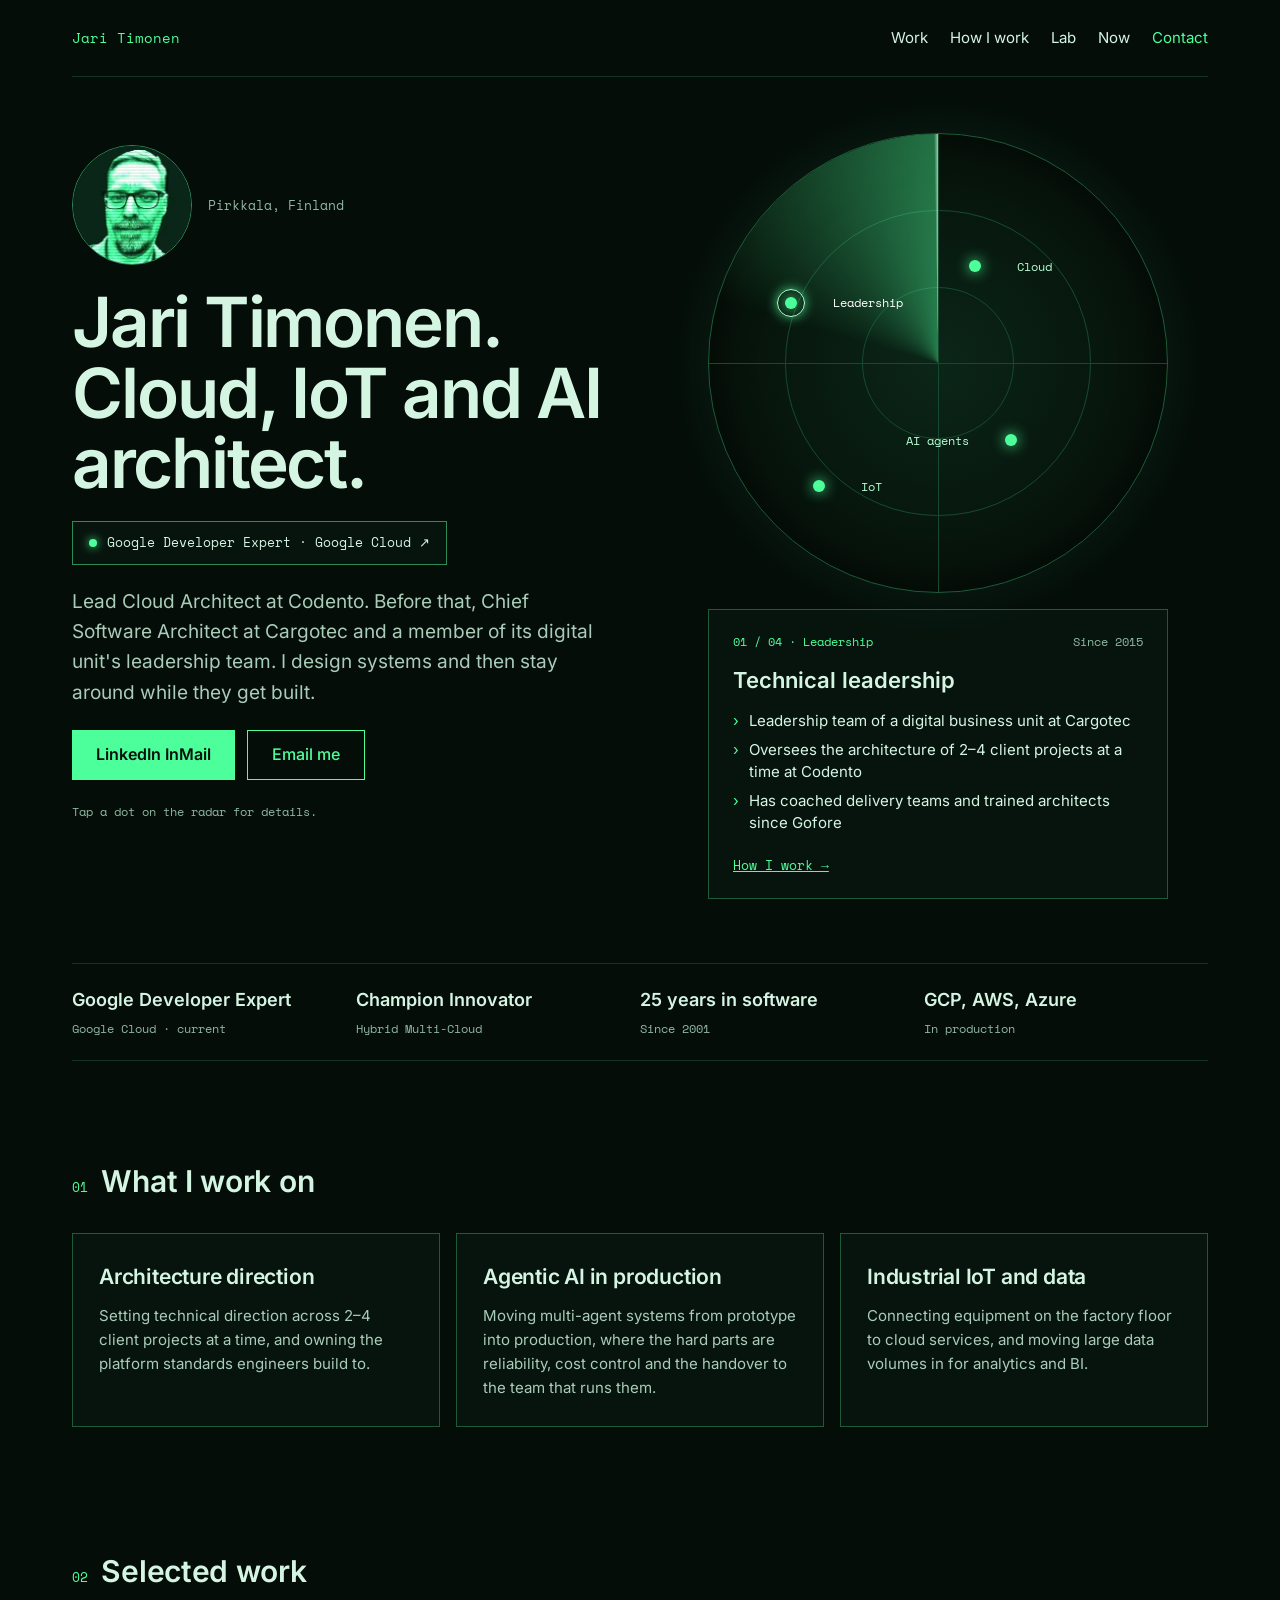
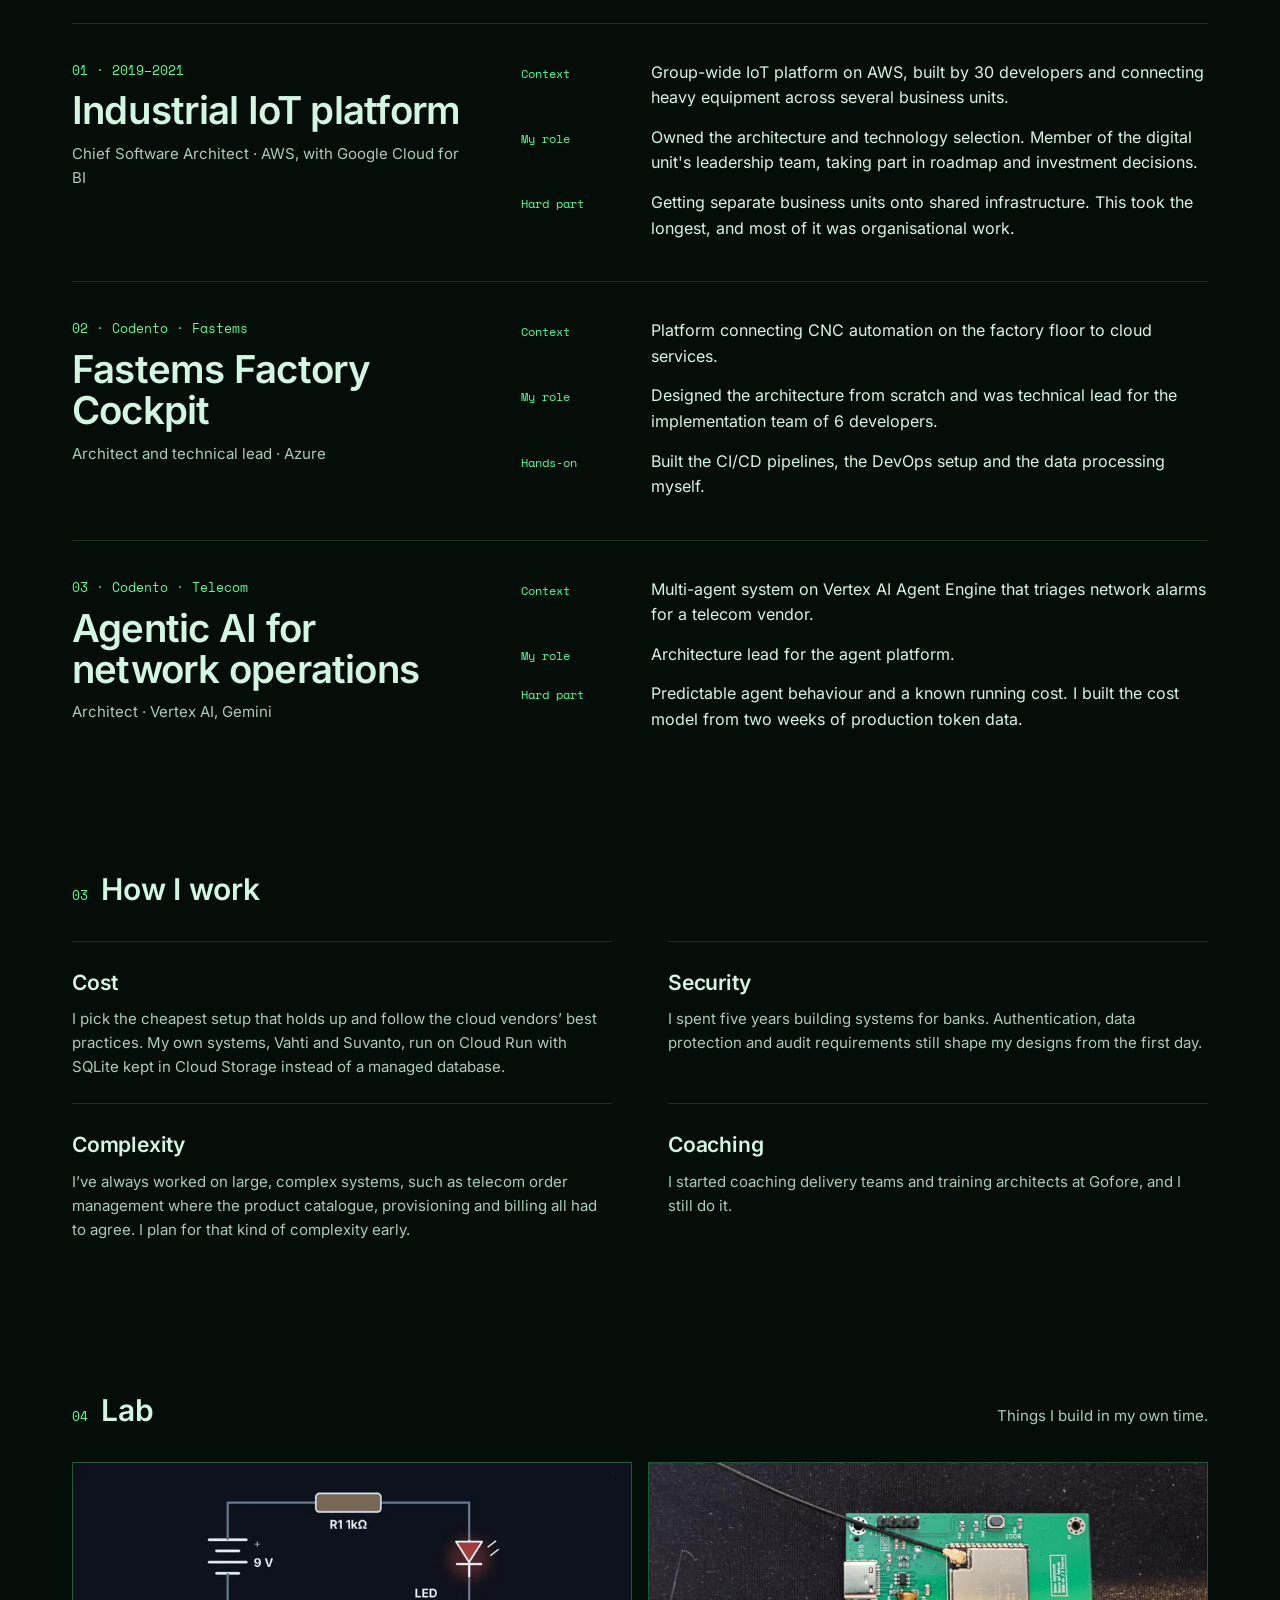
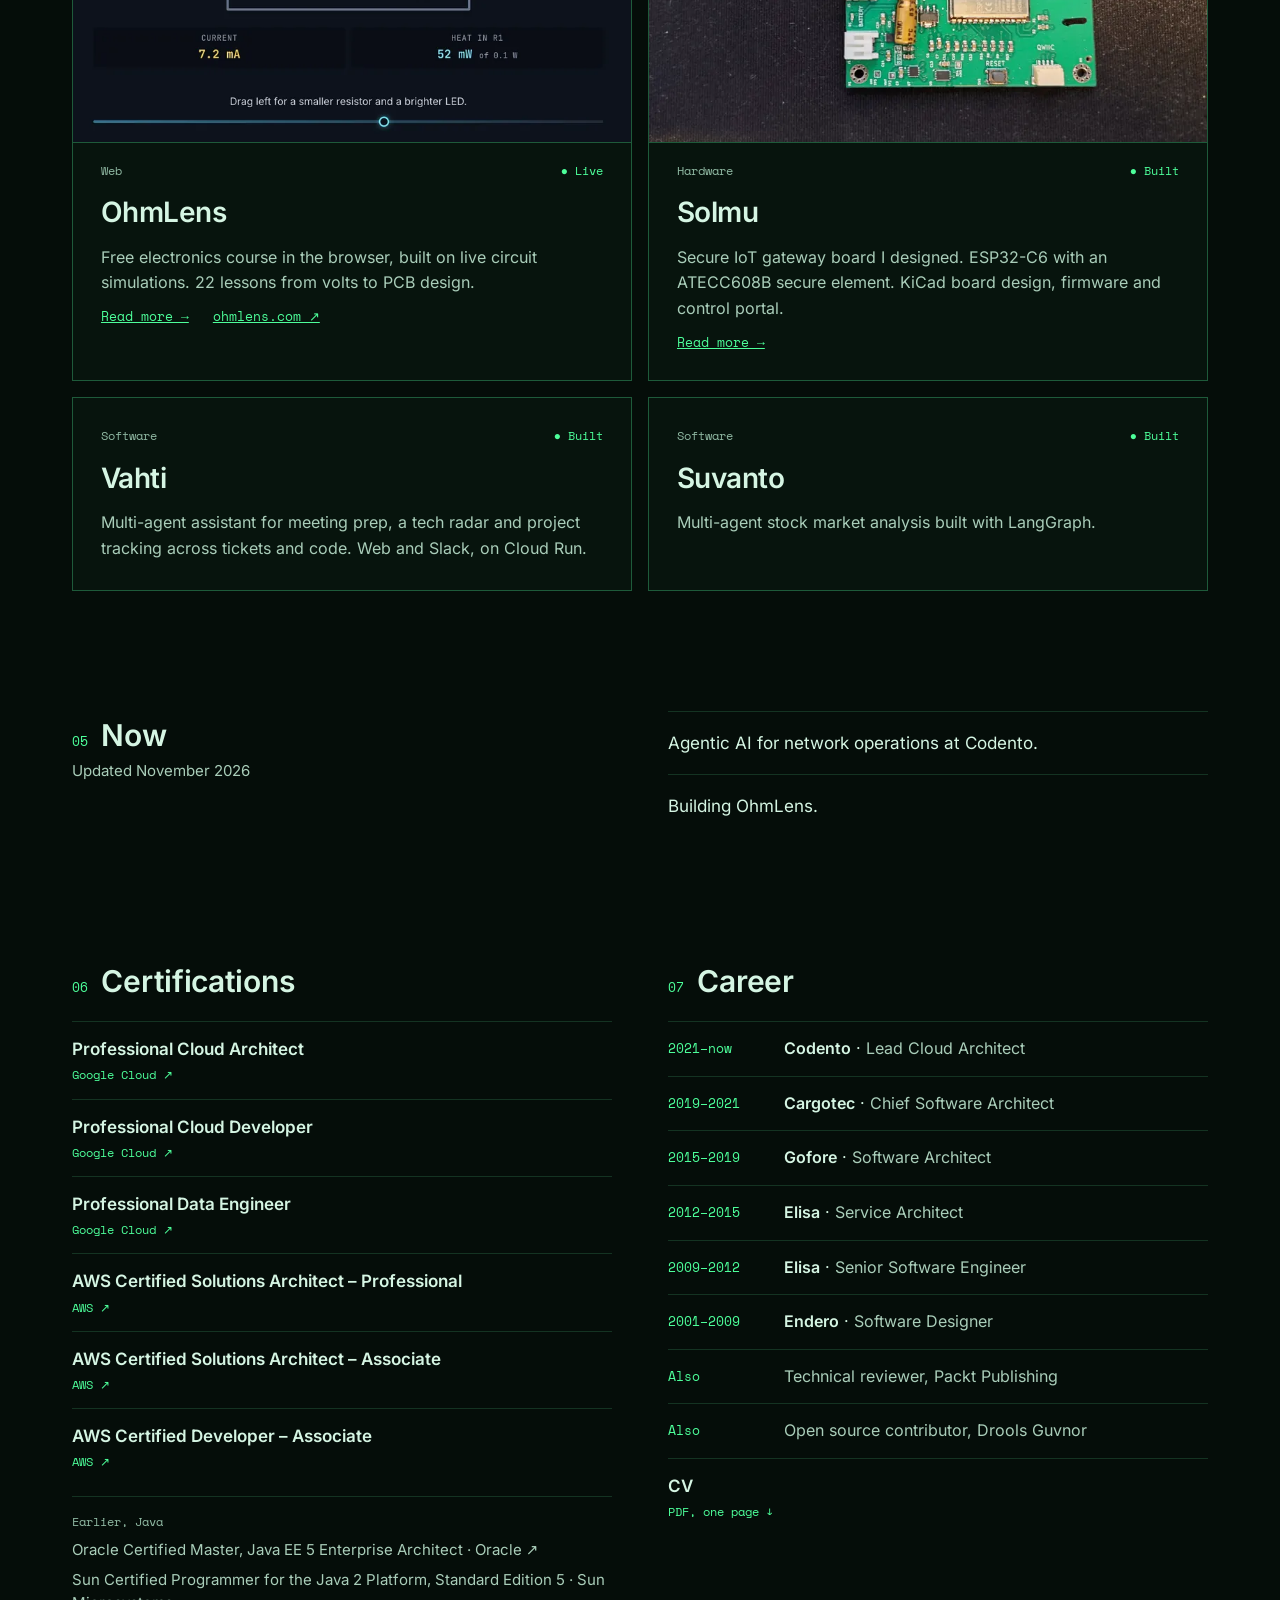
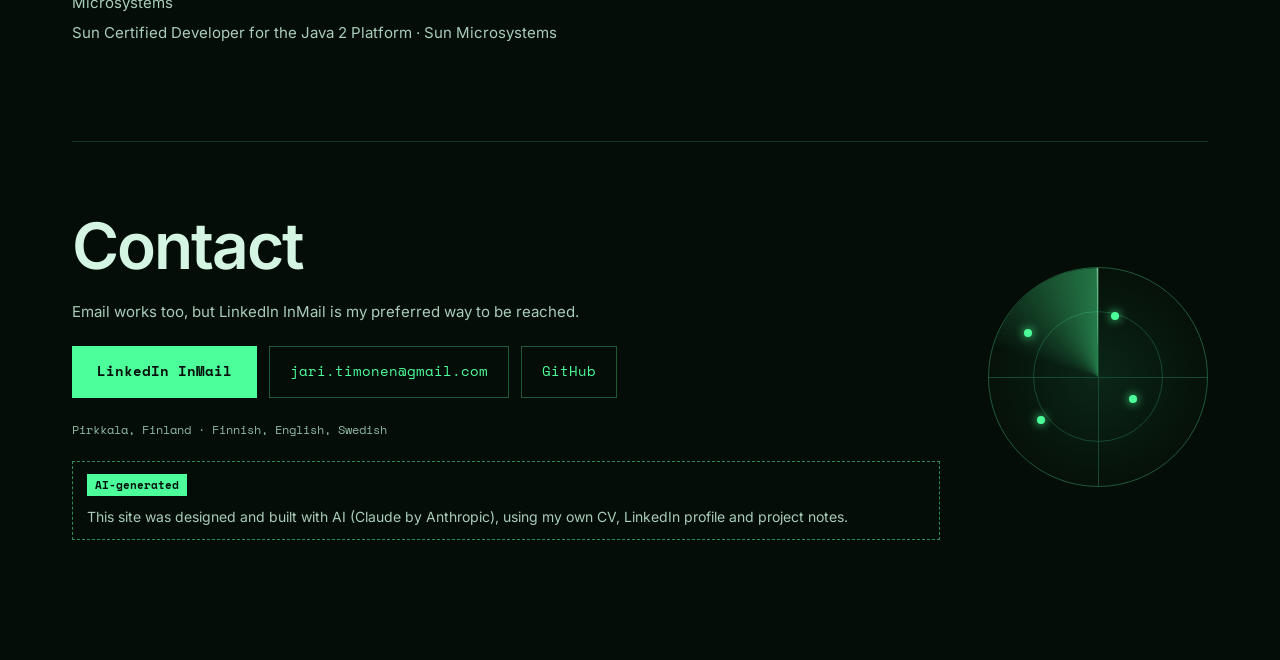
<file: index.html>
<!doctype html>
<html lang="en">
<head>
<meta charset="utf-8">
<meta name="viewport" content="width=device-width, initial-scale=1">
<title>Jari Timonen · Cloud, IoT and AI Architect</title>
<meta name="description" content="Lead Cloud Architect at Codento and Google Developer Expert for Google Cloud. Cloud architecture, industrial IoT and multi-agent AI. Pirkkala, Finland.">
<link rel="canonical" href="https://jaritimonen.com/">
<meta name="author" content="Jari Timonen">
<meta name="robots" content="index, follow, max-image-preview:large">
<meta name="generator" content="Claude by Anthropic (AI-generated site)">
<meta name="theme-color" content="#050D09">
<meta name="color-scheme" content="dark">

<link rel="preload" href="/assets/fonts/inter-latin-wght-normal.woff2" as="font" type="font/woff2" crossorigin>
<link rel="stylesheet" href="/assets/site.css">
<noscript><style>.readout[hidden]{display:flex;margin-top:12px}</style></noscript>

<link rel="icon" href="/favicon.svg" type="image/svg+xml">
<link rel="icon" href="/favicon-32.png" sizes="32x32" type="image/png">
<link rel="apple-touch-icon" href="/apple-touch-icon.png">
<link rel="manifest" href="/site.webmanifest">

<meta property="og:type" content="profile">
<meta property="og:site_name" content="Jari Timonen">
<meta property="og:locale" content="en_GB">
<meta property="og:url" content="https://jaritimonen.com/">
<meta property="og:title" content="Jari Timonen · Cloud, IoT and AI Architect">
<meta property="og:description" content="Lead Cloud Architect at Codento and Google Developer Expert for Google Cloud. Cloud architecture, industrial IoT and multi-agent AI.">
<meta property="og:image" content="https://jaritimonen.com/og-image.png">
<meta property="og:image:width" content="1200">
<meta property="og:image:height" content="630">
<meta property="og:image:alt" content="Jari Timonen, Cloud, IoT and AI architect, with a green radar display">
<meta property="profile:first_name" content="Jari">
<meta property="profile:last_name" content="Timonen">
<meta name="twitter:card" content="summary_large_image">
<meta name="twitter:title" content="Jari Timonen · Cloud, IoT and AI Architect">
<meta name="twitter:description" content="Lead Cloud Architect at Codento and Google Developer Expert for Google Cloud. Cloud architecture, industrial IoT and multi-agent AI.">
<meta name="twitter:image" content="https://jaritimonen.com/og-image.png">

<script type="application/ld+json">
{
  "@context": "https://schema.org",
  "@graph": [
    {
      "@type": "WebSite",
      "@id": "https://jaritimonen.com/#website",
      "url": "https://jaritimonen.com/",
      "name": "Jari Timonen",
      "inLanguage": "en",
      "publisher": { "@id": "https://jaritimonen.com/#person" }
    },
    {
      "@type": "ProfilePage",
      "@id": "https://jaritimonen.com/#profilepage",
      "url": "https://jaritimonen.com/",
      "name": "Jari Timonen · Cloud, IoT and AI Architect",
      "inLanguage": "en",
      "dateModified": "2026-11-24",
      "isPartOf": { "@id": "https://jaritimonen.com/#website" },
      "mainEntity": { "@id": "https://jaritimonen.com/#person" }
    },
    {
      "@type": "Person",
      "@id": "https://jaritimonen.com/#person",
      "name": "Jari Timonen",
      "givenName": "Jari",
      "familyName": "Timonen",
      "url": "https://jaritimonen.com/",
      "email": "mailto:jari.timonen@gmail.com",
      "jobTitle": "Lead Cloud Architect",
      "image": { "@type": "ImageObject", "url": "https://jaritimonen.com/jari-timonen.jpg", "width": 800, "height": 800 },
      "description": "Cloud, IoT and AI architect. Lead Cloud Architect at Codento, Google Developer Expert for Google Cloud, former Chief Software Architect at Cargotec.",
      "worksFor": { "@type": "Organization", "name": "Codento", "url": "https://codento.com/" },
      "address": { "@type": "PostalAddress", "addressLocality": "Pirkkala", "addressCountry": "FI" },
      "knowsLanguage": ["fi", "en", "sv"],
      "knowsAbout": ["Cloud architecture", "Google Cloud", "Amazon Web Services", "Microsoft Azure", "Industrial IoT", "Agentic AI", "Multi-agent systems", "Vertex AI", "LangGraph", "Software architecture", "Data engineering", "Technical leadership"],
      "award": ["Google Developer Expert, Google Cloud", "Google Cloud Champion Innovator, Hybrid Multi-Cloud"],
      "sameAs": ["https://www.linkedin.com/in/jaritimonen", "https://github.com/zenix", "https://g.dev/jtimonen"],
      "hasCredential": [
        { "@type": "EducationalOccupationalCredential", "name": "Google Cloud Professional Cloud Architect", "credentialCategory": "certification", "recognizedBy": { "@type": "Organization", "name": "Google Cloud" }, "url": "https://www.credly.com/badges/48ced558-3942-405c-a8fb-daf3a043ef87/public_url" },
        { "@type": "EducationalOccupationalCredential", "name": "Google Cloud Professional Cloud Developer", "credentialCategory": "certification", "recognizedBy": { "@type": "Organization", "name": "Google Cloud" }, "url": "https://www.credly.com/badges/ee74650e-05d5-4f44-b733-c912e526d4e7/public_url" },
        { "@type": "EducationalOccupationalCredential", "name": "Google Cloud Professional Data Engineer", "credentialCategory": "certification", "recognizedBy": { "@type": "Organization", "name": "Google Cloud" }, "url": "https://www.credly.com/badges/792e28a4-e32e-4974-aac8-a16ad6cc39be/public_url" },
        { "@type": "EducationalOccupationalCredential", "name": "AWS Certified Solutions Architect – Professional", "credentialCategory": "certification", "recognizedBy": { "@type": "Organization", "name": "Amazon Web Services" }, "url": "https://www.credly.com/badges/b5d2b058-1f2f-4f74-bbda-c990407fd5b9" },
        { "@type": "EducationalOccupationalCredential", "name": "AWS Certified Solutions Architect – Associate", "credentialCategory": "certification", "recognizedBy": { "@type": "Organization", "name": "Amazon Web Services" }, "url": "https://www.credly.com/badges/5919b0c7-0ff3-4419-a3c0-486097d97653" },
        { "@type": "EducationalOccupationalCredential", "name": "AWS Certified Developer – Associate", "credentialCategory": "certification", "recognizedBy": { "@type": "Organization", "name": "Amazon Web Services" }, "url": "https://www.credly.com/badges/4fe80e5d-3606-4a00-8189-ac776be7e81c" },
        { "@type": "EducationalOccupationalCredential", "name": "Oracle Certified Master, Java EE 5 Enterprise Architect", "credentialCategory": "certification", "recognizedBy": { "@type": "Organization", "name": "Oracle" }, "url": "https://www.youracclaim.com/badges/35e15e9e-8acf-4811-9b0e-b931a40b5cfb/public_url" },
        { "@type": "EducationalOccupationalCredential", "name": "Sun Certified Programmer for the Java 2 Platform, Standard Edition 5", "credentialCategory": "certification", "recognizedBy": { "@type": "Organization", "name": "Sun Microsystems" } },
        { "@type": "EducationalOccupationalCredential", "name": "Sun Certified Developer for the Java 2 Platform", "credentialCategory": "certification", "recognizedBy": { "@type": "Organization", "name": "Sun Microsystems" } }
      ]
    }
  ]
}
</script>
<script src="/assets/radar.js" defer></script>
</head>
<body>
<a class="skip" href="#main">Skip to content</a>
<div class="wrap">

<header>
<nav class="nav" aria-label="Main">
<a class="brand" href="/">Jari Timonen</a>
<ul>
<li><a href="#work">Work</a></li>
<li><a href="#how">How I work</a></li>
<li><a href="#lab">Lab</a></li>
<li><a href="#now">Now</a></li>
<li><a class="contact" href="#contact">Contact</a></li>
</ul>
</nav>
</header>

<main id="main">

<section class="hero" aria-labelledby="name">
<div class="hero-text">
<div class="who">
<div class="avatar"><img src="/assets/img/jari-timonen-120.webp" srcset="/assets/img/jari-timonen-120.webp 1x, /assets/img/jari-timonen-240.webp 2x, /assets/img/jari-timonen-360.webp 3x" width="120" height="120" alt="Portrait of Jari Timonen" decoding="async"></div>
<span class="place">Pirkkala, Finland</span>
</div>
<h1 id="name">Jari Timonen. Cloud, IoT and AI architect.</h1>
<a class="badge" href="https://g.dev/jtimonen" rel="me noopener" target="_blank"><span class="dot" aria-hidden="true"></span><span>Google Developer Expert · Google&nbsp;Cloud&nbsp;<span aria-hidden="true">↗</span></span></a>
<p class="lead">Lead Cloud Architect at Codento. Before that, Chief Software Architect at Cargotec and a member of its digital unit's leadership team. I design systems and then stay around while they get built.</p>
<div class="ctas">
<a class="btn btn-primary" href="https://www.linkedin.com/in/jaritimonen" rel="me noopener" target="_blank">LinkedIn InMail</a>
<a class="btn btn-ghost" href="mailto:jari.timonen@gmail.com">Email me</a>
</div>
<p class="hint">Tap a dot on the radar for details.</p>
</div>

<div class="radar-col">
<div class="radar" role="tablist" aria-label="Areas of work">
<div class="scope" aria-hidden="true"><div class="r1"></div><div class="r2"></div><div class="vx"></div><div class="hz"></div><div class="sweep"></div></div>
<button class="blip" role="tab" id="t-lead" aria-controls="p-lead" aria-selected="true" style="left:18%;top:30%;--d:3.36s"><span class="pip" aria-hidden="true"></span><span class="lab">Leadership</span></button>
<button class="blip" role="tab" id="t-cloud" aria-controls="p-cloud" aria-selected="false" tabindex="-1" style="left:58%;top:22%;--d:0.18s"><span class="pip" aria-hidden="true"></span><span class="lab">Cloud</span></button>
<button class="blip flip" role="tab" id="t-ai" aria-controls="p-ai" aria-selected="false" tabindex="-1" style="left:66%;top:60%;--d:1.36s"><span class="pip" aria-hidden="true"></span><span class="lab">AI agents</span></button>
<button class="blip" role="tab" id="t-iot" aria-controls="p-iot" aria-selected="false" tabindex="-1" style="left:24%;top:70%;--d:2.58s"><span class="pip" aria-hidden="true"></span><span class="lab">IoT</span></button>
</div>
<div class="readouts">
<div class="readout" role="tabpanel" id="p-lead" aria-labelledby="t-lead">
<div class="top"><span>01 / 04 · Leadership</span><span>Since 2015</span></div>
<h2>Technical leadership</h2>
<ul>
<li>Leadership team of a digital business unit at Cargotec</li>
<li>Oversees the architecture of 2–4 client projects at a time at Codento</li>
<li>Has coached delivery teams and trained architects since Gofore</li>
</ul>
<a class="more" href="#how">How I work →</a>
</div>
<div class="readout" role="tabpanel" id="p-cloud" aria-labelledby="t-cloud" hidden>
<div class="top"><span>02 / 04 · Cloud</span><span>Last ten years</span></div>
<h2>Cloud architecture</h2>
<ul>
<li>Google Developer Expert, Google Cloud</li>
<li>Champion Innovator, Hybrid Multi-Cloud</li>
<li>Designs on GCP, Azure or AWS, depending on what the client already runs</li>
</ul>
<a class="more" href="#work">Selected work →</a>
</div>
<div class="readout" role="tabpanel" id="p-ai" aria-labelledby="t-ai" hidden>
<div class="top"><span>03 / 04 · AI agents</span><span>Current focus</span></div>
<h2>Agentic AI</h2>
<ul>
<li>Agentic AI for network operations at Codento</li>
<li>Cost modelled from production token data</li>
<li>Own builds: Vahti and Suvanto</li>
</ul>
<a class="more" href="#work">Selected work →</a>
</div>
<div class="readout" role="tabpanel" id="p-iot" aria-labelledby="t-iot" hidden>
<div class="top"><span>04 / 04 · IoT</span><span>Since 2019</span></div>
<h2>Industrial IoT</h2>
<ul>
<li>Chief Software Architect for an IoT platform built by 30 developers</li>
<li>Designed Fastems Factory Cockpit, technical lead for 6 developers</li>
<li>Own hardware: Solmu, a secure IoT gateway board</li>
</ul>
<a class="more" href="#work">Selected work →</a>
</div>
</div>
</div>
</section>

<ul class="proof" aria-label="Credentials">
<li><b>Google Developer Expert</b><span>Google Cloud · current</span></li>
<li><b>Champion Innovator</b><span>Hybrid Multi-Cloud</span></li>
<li><b>25 years in software</b><span>Since 2001</span></li>
<li><b>GCP, AWS, Azure</b><span>In production</span></li>
</ul>

<section class="section first" aria-labelledby="h-focus">
<h2 class="h2" id="h-focus"><span class="n">01</span>What I work on</h2>
<div class="grid g300">
<div class="card"><h3>Architecture direction</h3><p>Setting technical direction across 2–4 client projects at a time, and owning the platform standards engineers build to.</p></div>
<div class="card"><h3>Agentic AI in production</h3><p>Moving multi-agent systems from prototype into production, where the hard parts are reliability, cost control and the handover to the team that runs them.</p></div>
<div class="card"><h3>Industrial IoT and data</h3><p>Connecting equipment on the factory floor to cloud services, and moving large data volumes in for analytics and BI.</p></div>
</div>
</section>

<section class="section" id="work" aria-labelledby="h-work">
<h2 class="h2" id="h-work"><span class="n">02</span>Selected work</h2>

<article class="case">
<div class="side">
<span class="code">01 · 2019–2021</span>
<h3>Industrial IoT platform</h3>
<span class="meta">Chief Software Architect · AWS, with Google Cloud for BI</span>
</div>
<dl>
<dt>Context</dt><dd>Group-wide IoT platform on AWS, built by 30 developers and connecting heavy equipment across several business units.</dd>
<dt>My role</dt><dd>Owned the architecture and technology selection. Member of the digital unit's leadership team, taking part in roadmap and investment decisions.</dd>
<dt>Hard part</dt><dd>Getting separate business units onto shared infrastructure. This took the longest, and most of it was organisational work.</dd>
</dl>
</article>

<article class="case">
<div class="side">
<span class="code">02 · Codento · Fastems</span>
<h3>Fastems Factory Cockpit</h3>
<span class="meta">Architect and technical lead · Azure</span>
</div>
<dl>
<dt>Context</dt><dd>Platform connecting CNC automation on the factory floor to cloud services.</dd>
<dt>My role</dt><dd>Designed the architecture from scratch and was technical lead for the implementation team of 6 developers.</dd>
<dt>Hands-on</dt><dd>Built the CI/CD pipelines, the DevOps setup and the data processing myself.</dd>
</dl>
</article>

<article class="case">
<div class="side">
<span class="code">03 · Codento · Telecom</span>
<h3>Agentic AI for network operations</h3>
<span class="meta">Architect · Vertex AI, Gemini</span>
</div>
<dl>
<dt>Context</dt><dd>Multi-agent system on Vertex AI Agent Engine that triages network alarms for a telecom vendor.</dd>
<dt>My role</dt><dd>Architecture lead for the agent platform.</dd>
<dt>Hard part</dt><dd>Predictable agent behaviour and a known running cost. I built the cost model from two weeks of production token data.</dd>
</dl>
</article>
</section>

<section class="section" id="how" aria-labelledby="h-how">
<h2 class="h2" id="h-how"><span class="n">03</span>How I work</h2>
<ul class="how">
<li><h3>Cost</h3><p>I pick the cheapest setup that holds up and follow the cloud vendors’ best practices. My own systems, Vahti and Suvanto, run on Cloud Run with SQLite kept in Cloud Storage instead of a managed database.</p></li>
<li><h3>Security</h3><p>I spent five years building systems for banks. Authentication, data protection and audit requirements still shape my designs from the first day.</p></li>
<li><h3>Complexity</h3><p>I’ve always worked on large, complex systems, such as telecom order management where the product catalogue, provisioning and billing all had to agree. I plan for that kind of complexity early.</p></li>
<li><h3>Coaching</h3><p>I started coaching delivery teams and training architects at Gofore, and I still do it.</p></li>
</ul>
</section>

<section class="section" id="lab" aria-labelledby="h-lab">
<div class="head-row">
<h2 class="h2" id="h-lab"><span class="n">04</span>Lab</h2>
<p class="sub">Things I build in my own time.</p>
</div>
<div class="grid g380">
<article class="card lab">
<img class="shot" src="/lab/ohmlens/ohmlens-circuit-800.webp" srcset="/lab/ohmlens/ohmlens-circuit-800.webp 800w, /lab/ohmlens/ohmlens-circuit-1200.webp 1200w" sizes="(min-width: 840px) 560px, calc(100vw - 40px)" width="800" height="400" alt="OhmLens lesson: a 9 V battery, 1 kΩ resistor and LED circuit showing 7.2 mA of current and 52 mW of heat in the resistor, with a slider to change the resistance" loading="lazy" decoding="async">
<div class="tags"><span>Web</span><span>● Live</span></div>
<h3>OhmLens</h3>
<p>Free electronics course in the browser, built on live circuit simulations. 22 lessons from volts to PCB design.</p>
<div class="links"><a href="/lab/ohmlens/">Read more →</a><a href="https://ohmlens.com/" rel="noopener" target="_blank">ohmlens.com ↗</a></div>
</article>
<article class="card lab">
<img class="shot" src="/assets/img/solmu-pcb-800.webp" srcset="/assets/img/solmu-pcb-800.webp 800w, /assets/img/solmu-pcb-1200.webp 1200w" sizes="(min-width: 840px) 560px, calc(100vw - 40px)" width="800" height="400" alt="Solmu prototype board: a green PCB with an ESP32-C6 module, a flexible 2.4/5 GHz antenna on a cable, USB-C, a battery connector, a Qwiic port and reset and boot buttons" loading="lazy" decoding="async">
<div class="tags"><span>Hardware</span><span>● Built</span></div>
<h3>Solmu</h3>
<p>Secure IoT gateway board I designed. ESP32-C6 with an ATECC608B secure element. KiCad board design, firmware and control portal.</p>
<div class="links"><a href="/lab/solmu/">Read more →</a></div>
</article>
<article class="card lab">
<div class="tags"><span>Software</span><span>● Built</span></div>
<h3>Vahti</h3>
<p>Multi-agent assistant for meeting prep, a tech radar and project tracking across tickets and code. Web and Slack, on Cloud Run.</p>
</article>
<article class="card lab">
<div class="tags"><span>Software</span><span>● Built</span></div>
<h3>Suvanto</h3>
<p>Multi-agent stock market analysis built with LangGraph.</p>
</article>
</div>
</section>


<section class="section" id="now" aria-labelledby="h-now">
<div class="now">
<div>
<h2 class="h2" id="h-now"><span class="n">05</span>Now</h2>
<p class="sub">Updated <time datetime="2026-11">November 2026</time></p>
</div>
<ul>
<li>Agentic AI for network operations at Codento.</li>
<li>Building OhmLens.</li>
</ul>
</div>
</section>

<section class="section two" aria-label="Certifications and career">
<div class="list" id="certs">
<h2 class="h2"><span class="n">06</span>Certifications</h2>
<a class="cert" href="https://www.credly.com/badges/48ced558-3942-405c-a8fb-daf3a043ef87/public_url" rel="noopener" target="_blank"><b>Professional Cloud Architect</b><span>Google Cloud ↗</span></a>
<a class="cert" href="https://www.credly.com/badges/ee74650e-05d5-4f44-b733-c912e526d4e7/public_url" rel="noopener" target="_blank"><b>Professional Cloud Developer</b><span>Google Cloud ↗</span></a>
<a class="cert" href="https://www.credly.com/badges/792e28a4-e32e-4974-aac8-a16ad6cc39be/public_url" rel="noopener" target="_blank"><b>Professional Data Engineer</b><span>Google Cloud ↗</span></a>
<a class="cert" href="https://www.credly.com/badges/b5d2b058-1f2f-4f74-bbda-c990407fd5b9" rel="noopener" target="_blank"><b>AWS Certified Solutions Architect – Professional</b><span>AWS ↗</span></a>
<a class="cert" href="https://www.credly.com/badges/5919b0c7-0ff3-4419-a3c0-486097d97653" rel="noopener" target="_blank"><b>AWS Certified Solutions Architect – Associate</b><span>AWS ↗</span></a>
<a class="cert" href="https://www.credly.com/badges/4fe80e5d-3606-4a00-8189-ac776be7e81c" rel="noopener" target="_blank"><b>AWS Certified Developer – Associate</b><span>AWS ↗</span></a>
<div class="earlier">
<span class="label">Earlier, Java</span>
<a href="https://www.youracclaim.com/badges/35e15e9e-8acf-4811-9b0e-b931a40b5cfb/public_url" rel="noopener" target="_blank">Oracle Certified Master, Java EE 5 Enterprise Architect · Oracle ↗</a>
<span>Sun Certified Programmer for the Java 2 Platform, Standard Edition 5 · Sun Microsystems</span>
<span>Sun Certified Developer for the Java 2 Platform · Sun Microsystems</span>
</div>
</div>
<div class="list">
<h2 class="h2"><span class="n">07</span>Career</h2>
<div class="job"><span class="y">2021–now</span><span class="r"><b>Codento</b> · <span>Lead Cloud Architect</span></span></div>
<div class="job"><span class="y">2019–2021</span><span class="r"><b>Cargotec</b> · <span>Chief Software Architect</span></span></div>
<div class="job"><span class="y">2015–2019</span><span class="r"><b>Gofore</b> · <span>Software Architect</span></span></div>
<div class="job"><span class="y">2012–2015</span><span class="r"><b>Elisa</b> · <span>Service Architect</span></span></div>
<div class="job"><span class="y">2009–2012</span><span class="r"><b>Elisa</b> · <span>Senior Software Engineer</span></span></div>
<div class="job"><span class="y">2001–2009</span><span class="r"><b>Endero</b> · <span>Software Designer</span></span></div>
<div class="job"><span class="y">Also</span><span class="r"><span>Technical reviewer, Packt Publishing</span></span></div>
<div class="job"><span class="y">Also</span><span class="r"><span>Open source contributor, Drools Guvnor</span></span></div>
<a class="cert" href="/jari-timonen-cv.pdf" type="application/pdf" rel="noopener" target="_blank"><b>CV</b><span>PDF, one page ↓</span></a>
</div>
</section>

</main>

<footer class="foot" id="contact">
<div class="body">
<h2>Contact</h2>
<p class="sub">Email works too, but LinkedIn InMail is my preferred way to be reached.</p>
<div class="links">
<a class="primary" href="https://www.linkedin.com/in/jaritimonen" rel="me noopener" target="_blank">LinkedIn InMail</a>
<a href="mailto:jari.timonen@gmail.com">jari.timonen@gmail.com</a>
<a href="https://github.com/zenix" rel="me noopener" target="_blank">GitHub</a>
</div>
<p class="meta">Pirkkala, Finland · Finnish, English, Swedish</p>
<p class="ai"><b>AI-generated</b>This site was designed and built with AI (Claude by Anthropic), using my own CV, LinkedIn profile and project notes.</p>
</div>
<div class="mini" aria-hidden="true">
<div class="r1"></div><div class="vx"></div><div class="hz"></div><div class="sweep"></div>
<i style="left:18%;top:30%;animation-delay:3.36s"></i><i style="left:58%;top:22%;animation-delay:.18s"></i><i style="left:66%;top:60%;animation-delay:1.36s"></i><i style="left:24%;top:70%;animation-delay:2.58s"></i>
</div>
</footer>

</div>
<script data-goatcounter="https://jaritimonen.goatcounter.com/count" async src="//gc.zgo.at/count.js"></script>
</body>
</html>
</file>
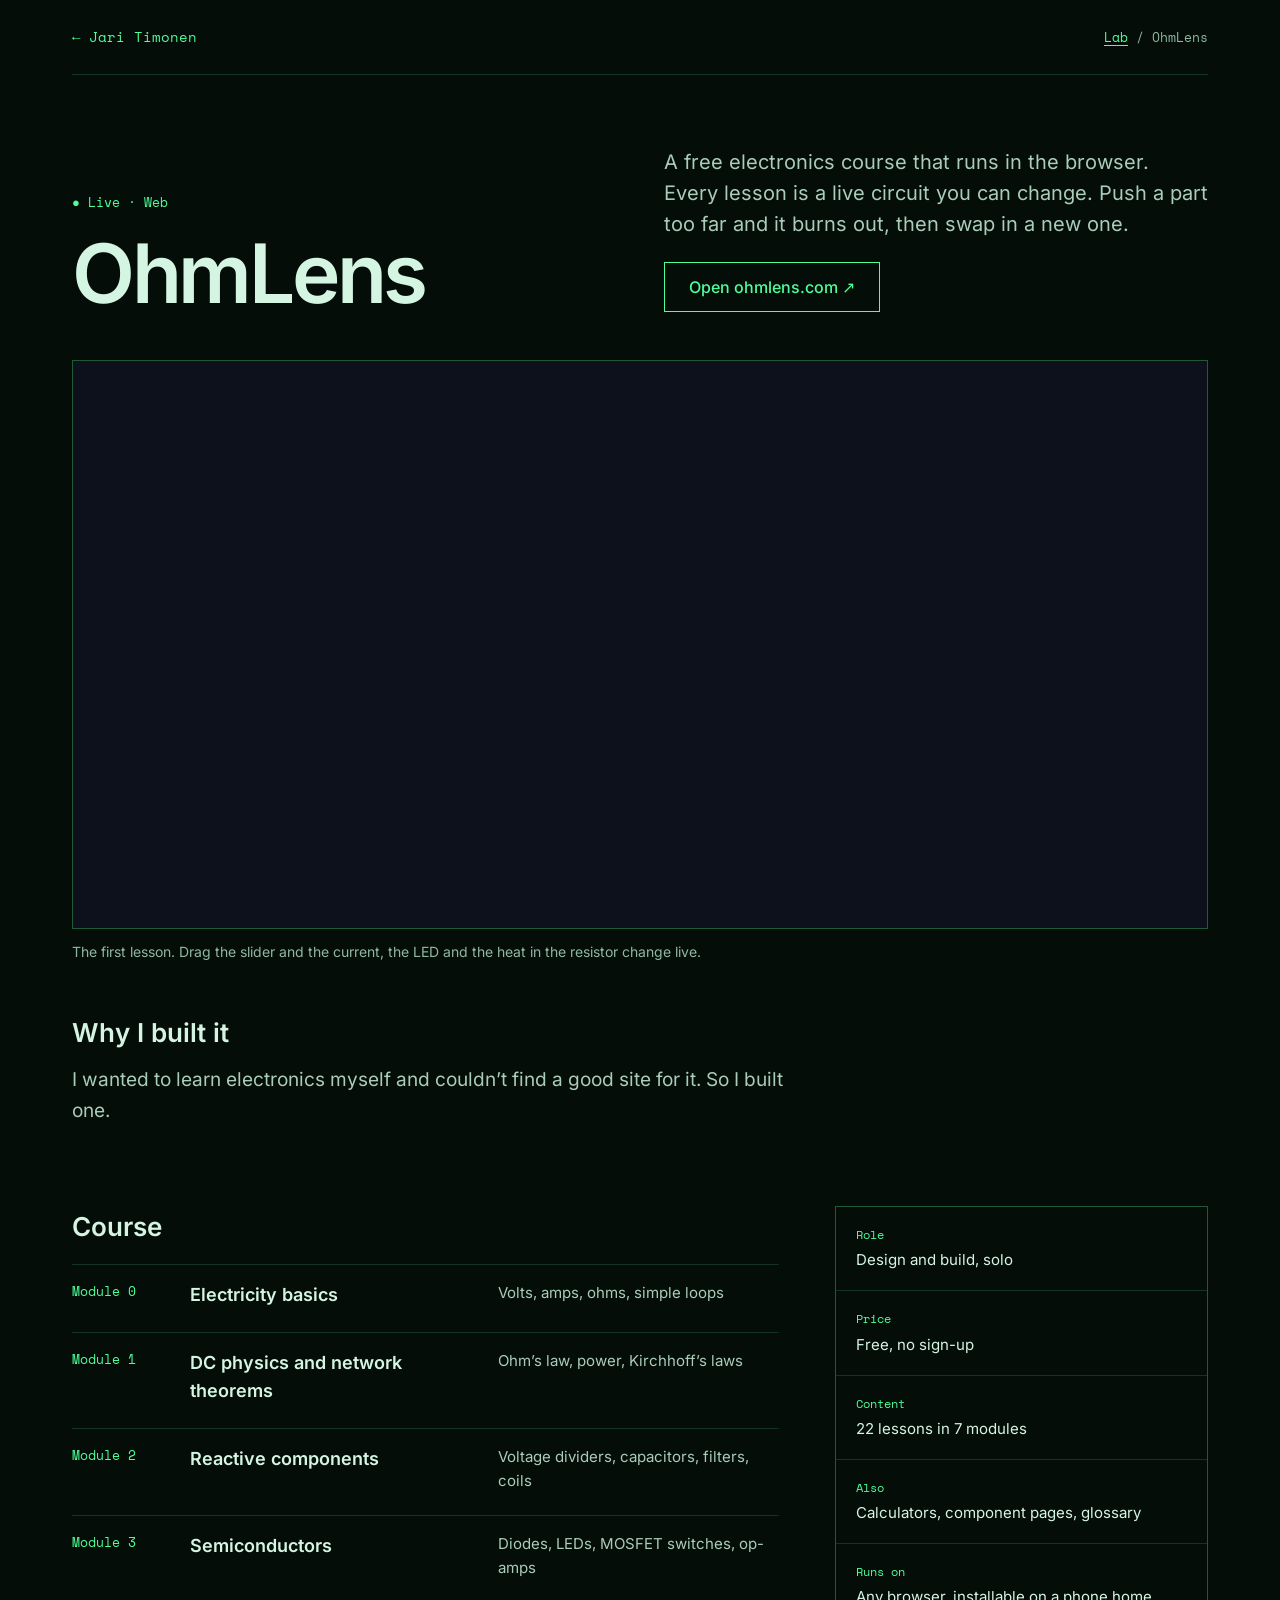
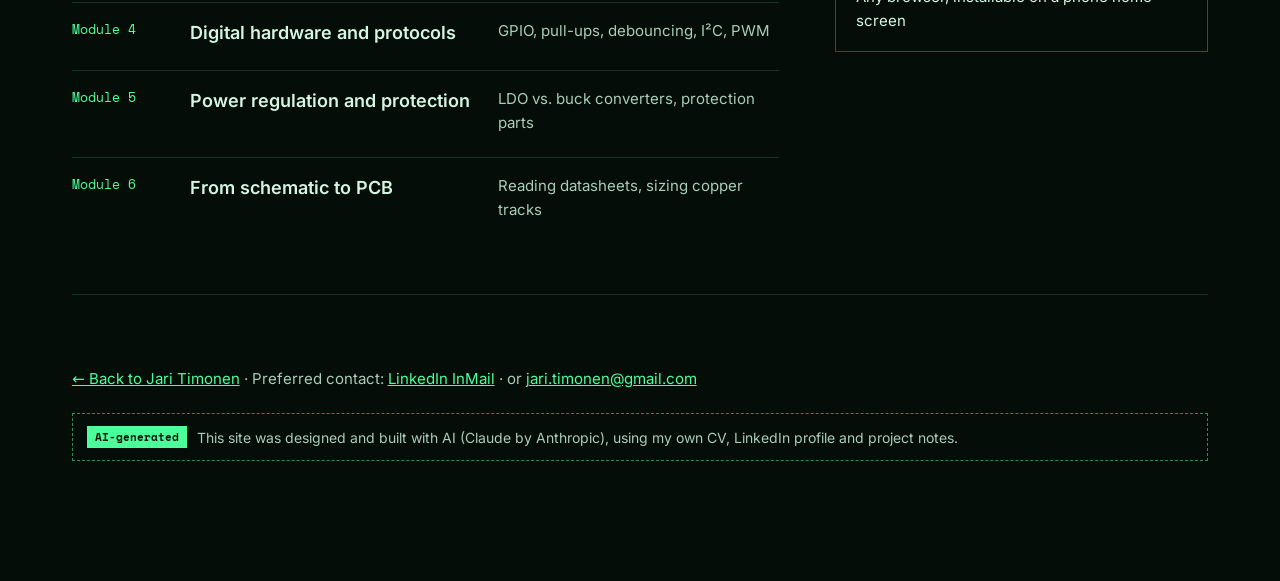
<file: lab/ohmlens/index.html>
<!doctype html>
<html lang="en">
<head>
<meta charset="utf-8">
<meta name="viewport" content="width=device-width, initial-scale=1">
<title>OhmLens: free electronics course · Jari Timonen</title>
<meta name="description" content="OhmLens is a free electronics course by Jari Timonen: 22 browser lessons with live circuit simulations, from Ohm's law to op-amps and PCB design.">
<link rel="canonical" href="https://jaritimonen.com/lab/ohmlens/">
<meta name="author" content="Jari Timonen">
<meta name="robots" content="index, follow, max-image-preview:large">
<meta name="generator" content="Claude by Anthropic (AI-generated site)">
<meta name="theme-color" content="#050D09">
<meta name="color-scheme" content="dark">

<link rel="preload" href="/assets/fonts/inter-latin-wght-normal.woff2" as="font" type="font/woff2" crossorigin>
<link rel="stylesheet" href="/assets/site.css">

<link rel="icon" href="/favicon.svg" type="image/svg+xml">
<link rel="icon" href="/favicon-32.png" sizes="32x32" type="image/png">
<link rel="apple-touch-icon" href="/apple-touch-icon.png">
<link rel="manifest" href="/site.webmanifest">

<meta property="og:type" content="article">
<meta property="og:site_name" content="Jari Timonen">
<meta property="og:locale" content="en_GB">
<meta property="og:url" content="https://jaritimonen.com/lab/ohmlens/">
<meta property="og:title" content="OhmLens: a free electronics course with live circuit simulations">
<meta property="og:description" content="22 lessons in seven modules, from volts to PCB design. Every lesson is a live circuit you can change.">
<meta property="og:image" content="https://jaritimonen.com/lab/ohmlens/og-ohmlens.jpg">
<meta property="og:image:width" content="1200">
<meta property="og:image:height" content="630">
<meta property="og:image:alt" content="An OhmLens lesson with a live LED circuit, current and heat readings, and a slider">
<meta name="twitter:card" content="summary_large_image">
<meta name="twitter:image" content="https://jaritimonen.com/lab/ohmlens/og-ohmlens.jpg">

<script type="application/ld+json">
{
  "@context": "https://schema.org",
  "@graph": [
    {
      "@type": "WebPage",
      "@id": "https://jaritimonen.com/lab/ohmlens/#webpage",
      "url": "https://jaritimonen.com/lab/ohmlens/",
      "name": "OhmLens: a free electronics course with live circuit simulations",
      "inLanguage": "en",
      "dateModified": "2026-11-24",
      "isPartOf": { "@id": "https://jaritimonen.com/#website" },
      "author": { "@id": "https://jaritimonen.com/#person" },
      "about": { "@id": "https://ohmlens.com/#app" },
      "primaryImageOfPage": { "@type": "ImageObject", "url": "https://jaritimonen.com/lab/ohmlens/ohmlens-circuit-1200.webp", "width": 1200, "height": 600 },
      "breadcrumb": { "@id": "https://jaritimonen.com/lab/ohmlens/#breadcrumb" }
    },
    {
      "@type": "BreadcrumbList",
      "@id": "https://jaritimonen.com/lab/ohmlens/#breadcrumb",
      "itemListElement": [
        { "@type": "ListItem", "position": 1, "name": "Jari Timonen", "item": "https://jaritimonen.com/" },
        { "@type": "ListItem", "position": 2, "name": "Lab", "item": "https://jaritimonen.com/#lab" },
        { "@type": "ListItem", "position": 3, "name": "OhmLens", "item": "https://jaritimonen.com/lab/ohmlens/" }
      ]
    },
    {
      "@type": "WebApplication",
      "@id": "https://ohmlens.com/#app",
      "name": "OhmLens",
      "url": "https://ohmlens.com/",
      "description": "A free, browser-based site for learning electronics through live circuit simulations. No sign-up.",
      "applicationCategory": "EducationalApplication",
      "operatingSystem": "Any (web browser)",
      "isAccessibleForFree": true,
      "screenshot": "https://jaritimonen.com/lab/ohmlens/ohmlens-circuit-1200.webp",
      "inLanguage": "en",
      "offers": { "@type": "Offer", "price": "0", "priceCurrency": "EUR" },
      "creator": { "@type": "Person", "@id": "https://jaritimonen.com/#person", "name": "Jari Timonen", "url": "https://jaritimonen.com/" }
    }
  ]
}
</script>
</head>
<body>
<a class="skip" href="#main">Skip to content</a>
<div class="wrap">

<header>
<nav class="nav" aria-label="Breadcrumb">
<a class="brand" href="/">← Jari Timonen</a>
<p class="crumbs"><a href="/#lab">Lab</a> / OhmLens</p>
</nav>
</header>

<main id="main">
<section class="p-hero" aria-labelledby="title">
<div style="display:flex;flex-direction:column;gap:22px">
<span class="status">● Live · Web</span>
<h1 id="title">OhmLens</h1>
</div>
<div style="display:flex;flex-direction:column;gap:22px">
<p>A free electronics course that runs in the browser. Every lesson is a live circuit you can change. Push a part too far and it burns out, then swap in a new one.</p>
<a class="btn btn-ghost" style="align-self:flex-start" href="https://ohmlens.com/" rel="noopener" target="_blank">Open ohmlens.com ↗</a>
</div>
</section>

<figure class="p-shot">
<img src="/lab/ohmlens/ohmlens-circuit-1200.webp" srcset="/lab/ohmlens/ohmlens-circuit-800.webp 800w, /lab/ohmlens/ohmlens-circuit-1200.webp 1200w" sizes="(min-width: 1200px) 1136px, calc(100vw - 40px)" width="1200" height="600" alt="OhmLens lesson: a 9 V battery, 1 kΩ resistor and LED circuit showing 7.2 mA of current and 52 mW of heat in the resistor, with a slider to change the resistance" decoding="async" fetchpriority="high">
<figcaption>The first lesson. Drag the slider and the current, the LED and the heat in the resistor change live.</figcaption>
</figure>
<section class="why" aria-labelledby="why">
<h2 id="why">Why I built it</h2>
<p>I wanted to learn electronics myself and couldn’t find a good site for it. So I built one.</p>
</section>

<div class="p-body">
<section class="main" aria-labelledby="course">
<h2 id="course">Course</h2>
<div class="mod"><span class="n">Module 0</span><b>Electricity basics</b><span>Volts, amps, ohms, simple loops</span></div>
<div class="mod"><span class="n">Module 1</span><b>DC physics and network theorems</b><span>Ohm’s law, power, Kirchhoff’s laws</span></div>
<div class="mod"><span class="n">Module 2</span><b>Reactive components</b><span>Voltage dividers, capacitors, filters, coils</span></div>
<div class="mod"><span class="n">Module 3</span><b>Semiconductors</b><span>Diodes, LEDs, MOSFET switches, op-amps</span></div>
<div class="mod"><span class="n">Module 4</span><b>Digital hardware and protocols</b><span>GPIO, pull-ups, debouncing, I²C, PWM</span></div>
<div class="mod"><span class="n">Module 5</span><b>Power regulation and protection</b><span>LDO vs. buck converters, protection parts</span></div>
<div class="mod"><span class="n">Module 6</span><b>From schematic to PCB</b><span>Reading datasheets, sizing copper tracks</span></div>
</section>
<dl class="facts" aria-label="Facts">
<div><dt>Role</dt><dd>Design and build, solo</dd></div>
<div><dt>Price</dt><dd>Free, no sign-up</dd></div>
<div><dt>Content</dt><dd>22 lessons in 7 modules</dd></div>
<div><dt>Also</dt><dd>Calculators, component pages, glossary</dd></div>
<div><dt>Runs on</dt><dd>Any browser, installable on a phone home screen</dd></div>
</dl>
</div>
</main>

<footer class="foot">
<div class="body">
<p class="sub"><a href="/">← Back to Jari Timonen</a> · Preferred contact: <a href="https://www.linkedin.com/in/jaritimonen" rel="me noopener" target="_blank">LinkedIn InMail</a> · or <a href="mailto:jari.timonen@gmail.com">jari.timonen@gmail.com</a></p>
<p class="ai"><b>AI-generated</b>This site was designed and built with AI (Claude by Anthropic), using my own CV, LinkedIn profile and project notes.</p>
</div>
</footer>

</div>
<script data-goatcounter="https://jaritimonen.goatcounter.com/count" async src="//gc.zgo.at/count.js"></script>
</body>
</html>
</file>
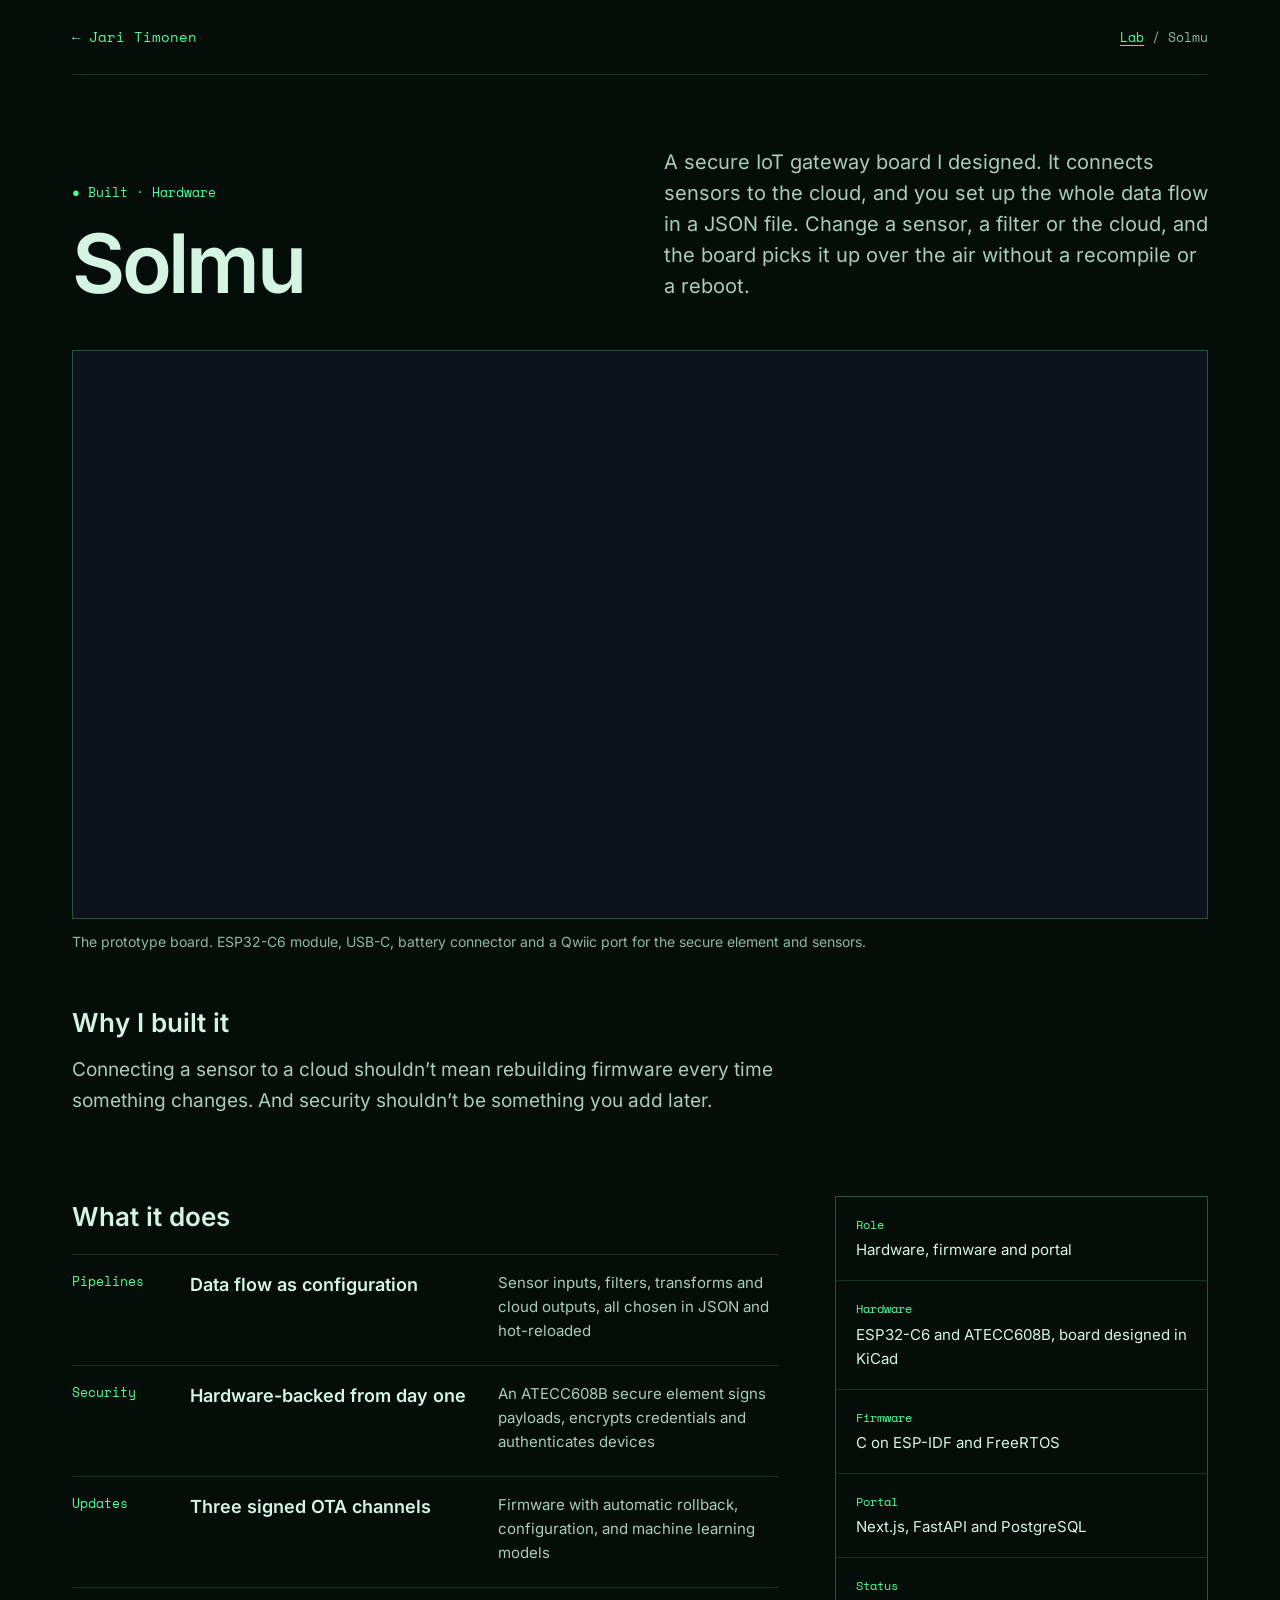
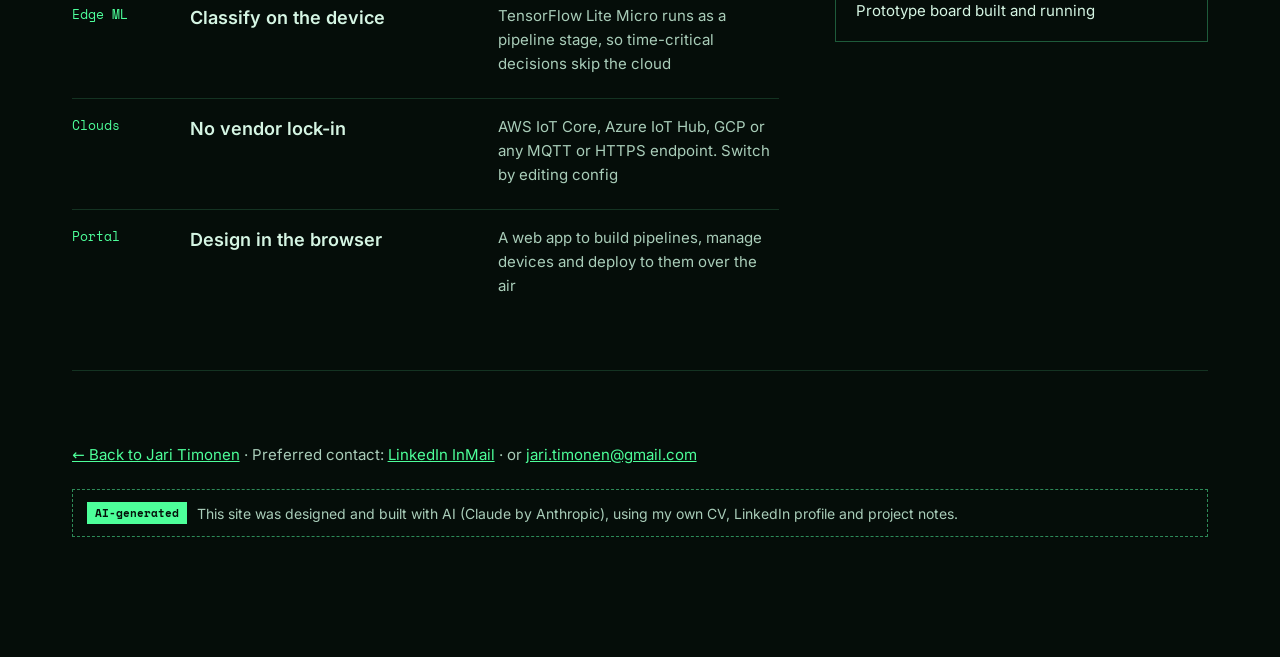
<file: lab/solmu/index.html>
<!doctype html>
<html lang="en">
<head>
<meta charset="utf-8">
<meta name="viewport" content="width=device-width, initial-scale=1">
<title>Solmu: secure IoT gateway board · Jari Timonen</title>
<meta name="description" content="Solmu is a secure IoT gateway board by Jari Timonen: ESP32-C6 with an ATECC608B secure element, JSON-defined data pipelines, signed over-the-air updates and a web portal.">
<link rel="canonical" href="https://jaritimonen.com/lab/solmu/">
<meta name="author" content="Jari Timonen">
<meta name="robots" content="index, follow, max-image-preview:large">
<meta name="generator" content="Claude by Anthropic (AI-generated site)">
<meta name="theme-color" content="#050D09">
<meta name="color-scheme" content="dark">

<link rel="preload" href="/assets/fonts/inter-latin-wght-normal.woff2" as="font" type="font/woff2" crossorigin>
<link rel="stylesheet" href="/assets/site.css">

<link rel="icon" href="/favicon.svg" type="image/svg+xml">
<link rel="icon" href="/favicon-32.png" sizes="32x32" type="image/png">
<link rel="apple-touch-icon" href="/apple-touch-icon.png">
<link rel="manifest" href="/site.webmanifest">

<meta property="og:type" content="article">
<meta property="og:site_name" content="Jari Timonen">
<meta property="og:locale" content="en_GB">
<meta property="og:url" content="https://jaritimonen.com/lab/solmu/">
<meta property="og:title" content="Solmu: a secure IoT gateway board">
<meta property="og:description" content="ESP32-C6 and a hardware secure element. Change sensors, filters or cloud with a JSON file, and update over the air without a recompile.">
<meta property="og:image" content="https://jaritimonen.com/lab/solmu/og-solmu.jpg">
<meta property="og:image:width" content="1200">
<meta property="og:image:height" content="630">
<meta property="og:image:alt" content="The Solmu prototype board: a green PCB with an ESP32-C6 module, USB-C, a battery connector and a Qwiic port">
<meta name="twitter:card" content="summary_large_image">
<meta name="twitter:image" content="https://jaritimonen.com/lab/solmu/og-solmu.jpg">

<script type="application/ld+json">
{
  "@context": "https://schema.org",
  "@graph": [
    {
      "@type": "WebPage",
      "@id": "https://jaritimonen.com/lab/solmu/#webpage",
      "url": "https://jaritimonen.com/lab/solmu/",
      "name": "Solmu: a secure IoT gateway board",
      "inLanguage": "en",
      "dateModified": "2026-11-24",
      "isPartOf": { "@id": "https://jaritimonen.com/#website" },
      "author": { "@id": "https://jaritimonen.com/#person" },
      "about": { "@id": "https://jaritimonen.com/lab/solmu/#project" },
      "primaryImageOfPage": { "@type": "ImageObject", "url": "https://jaritimonen.com/assets/img/solmu-pcb-1200.webp", "width": 1200, "height": 600 },
      "breadcrumb": { "@id": "https://jaritimonen.com/lab/solmu/#breadcrumb" }
    },
    {
      "@type": "BreadcrumbList",
      "@id": "https://jaritimonen.com/lab/solmu/#breadcrumb",
      "itemListElement": [
        { "@type": "ListItem", "position": 1, "name": "Jari Timonen", "item": "https://jaritimonen.com/" },
        { "@type": "ListItem", "position": 2, "name": "Lab", "item": "https://jaritimonen.com/#lab" },
        { "@type": "ListItem", "position": 3, "name": "Solmu", "item": "https://jaritimonen.com/lab/solmu/" }
      ]
    },
    {
      "@type": "CreativeWork",
      "@id": "https://jaritimonen.com/lab/solmu/#project",
      "name": "Solmu",
      "description": "A secure IoT gateway board built on an ESP32-C6 and an ATECC608B secure element, with JSON-defined data pipelines, signed over-the-air updates and a web configuration portal.",
      "image": "https://jaritimonen.com/assets/img/solmu-pcb-1200.webp",
      "inLanguage": "en",
      "creator": { "@type": "Person", "@id": "https://jaritimonen.com/#person", "name": "Jari Timonen", "url": "https://jaritimonen.com/" }
    }
  ]
}
</script>
</head>
<body>
<a class="skip" href="#main">Skip to content</a>
<div class="wrap">

<header>
<nav class="nav" aria-label="Breadcrumb">
<a class="brand" href="/">← Jari Timonen</a>
<p class="crumbs"><a href="/#lab">Lab</a> / Solmu</p>
</nav>
</header>

<main id="main">
<section class="p-hero" aria-labelledby="title">
<div style="display:flex;flex-direction:column;gap:22px">
<span class="status">● Built · Hardware</span>
<h1 id="title">Solmu</h1>
</div>
<div style="display:flex;flex-direction:column;gap:22px">
<p>A secure IoT gateway board I designed. It connects sensors to the cloud, and you set up the whole data flow in a JSON file. Change a sensor, a filter or the cloud, and the board picks it up over the air without a recompile or a reboot.</p>
</div>
</section>

<figure class="p-shot">
<img src="/assets/img/solmu-pcb-1200.webp" srcset="/assets/img/solmu-pcb-800.webp 800w, /assets/img/solmu-pcb-1200.webp 1200w" sizes="(min-width: 1200px) 1136px, calc(100vw - 40px)" width="1200" height="600" alt="Solmu prototype board: a green PCB with an ESP32-C6 module, a flexible 2.4/5 GHz antenna on a cable, USB-C, a battery connector, a Qwiic port and reset and boot buttons" decoding="async" fetchpriority="high">
<figcaption>The prototype board. ESP32-C6 module, USB-C, battery connector and a Qwiic port for the secure element and sensors.</figcaption>
</figure>
<section class="why" aria-labelledby="why">
<h2 id="why">Why I built it</h2>
<p>Connecting a sensor to a cloud shouldn’t mean rebuilding firmware every time something changes. And security shouldn’t be something you add later.</p>
</section>

<div class="p-body">
<section class="main" aria-labelledby="what">
<h2 id="what">What it does</h2>
<div class="mod"><span class="n">Pipelines</span><b>Data flow as configuration</b><span>Sensor inputs, filters, transforms and cloud outputs, all chosen in JSON and hot-reloaded</span></div>
<div class="mod"><span class="n">Security</span><b>Hardware-backed from day one</b><span>An ATECC608B secure element signs payloads, encrypts credentials and authenticates devices</span></div>
<div class="mod"><span class="n">Updates</span><b>Three signed OTA channels</b><span>Firmware with automatic rollback, configuration, and machine learning models</span></div>
<div class="mod"><span class="n">Edge ML</span><b>Classify on the device</b><span>TensorFlow Lite Micro runs as a pipeline stage, so time-critical decisions skip the cloud</span></div>
<div class="mod"><span class="n">Clouds</span><b>No vendor lock-in</b><span>AWS IoT Core, Azure IoT Hub, GCP or any MQTT or HTTPS endpoint. Switch by editing config</span></div>
<div class="mod"><span class="n">Portal</span><b>Design in the browser</b><span>A web app to build pipelines, manage devices and deploy to them over the air</span></div>
</section>
<dl class="facts" aria-label="Facts">
<div><dt>Role</dt><dd>Hardware, firmware and portal</dd></div>
<div><dt>Hardware</dt><dd>ESP32-C6 and ATECC608B, board designed in KiCad</dd></div>
<div><dt>Firmware</dt><dd>C on ESP-IDF and FreeRTOS</dd></div>
<div><dt>Portal</dt><dd>Next.js, FastAPI and PostgreSQL</dd></div>
<div><dt>Status</dt><dd>Prototype board built and running</dd></div>
</dl>
</div>
</main>

<footer class="foot">
<div class="body">
<p class="sub"><a href="/">← Back to Jari Timonen</a> · Preferred contact: <a href="https://www.linkedin.com/in/jaritimonen" rel="me noopener" target="_blank">LinkedIn InMail</a> · or <a href="mailto:jari.timonen@gmail.com">jari.timonen@gmail.com</a></p>
<p class="ai"><b>AI-generated</b>This site was designed and built with AI (Claude by Anthropic), using my own CV, LinkedIn profile and project notes.</p>
</div>
</footer>

</div>
<script data-goatcounter="https://jaritimonen.goatcounter.com/count" async src="//gc.zgo.at/count.js"></script>
</body>
</html>
</file>
<file: assets/site.css>
/* jaritimonen.com · Radar theme */
@font-face{font-family:"Inter";font-style:normal;font-weight:100 900;font-display:swap;src:url(/assets/fonts/inter-latin-wght-normal.woff2) format("woff2")}
@font-face{font-family:"Space Mono";font-style:normal;font-weight:400;font-display:swap;src:url(/assets/fonts/space-mono-latin-400-normal.woff2) format("woff2")}
@font-face{font-family:"Space Mono";font-style:normal;font-weight:700;font-display:swap;src:url(/assets/fonts/space-mono-latin-700-normal.woff2) format("woff2")}

:root{
  --bg:#050D09;--panel:#07140D;--deep:#0B2618;--ink:#D5F5E3;--muted:#A9CDB9;--dim:#8FB8A2;
  --accent:#4DFF9A;--accent-ink:#04110A;--line:#143322;--line2:#1E5A3A;--ring:#164A2F;--hover:#2E8A58;
  --mono:"Space Mono",ui-monospace,SFMono-Regular,Menlo,Consolas,monospace;
  --sans:"Inter",system-ui,-apple-system,"Segoe UI",Roboto,sans-serif;
}
*,*::before,*::after{box-sizing:border-box}
html{-webkit-text-size-adjust:100%;scroll-behavior:smooth}
body{margin:0;background:var(--bg);color:var(--ink);font-family:var(--sans);font-size:16px;line-height:1.6;overflow-x:hidden;text-rendering:optimizeLegibility}
a{color:var(--accent)}a:hover{color:#B8FFD6}
a:focus-visible,button:focus-visible{outline:2px solid var(--accent);outline-offset:3px}
h1,h2,h3,p,ul,dl,figure{margin:0}
ul{padding:0;list-style:none}
.wrap{max-width:1200px;margin:0 auto;padding:0 clamp(20px,4vw,32px)}
.mono{font-family:var(--mono)}
.skip{position:absolute;left:-9999px;top:0;background:var(--accent);color:var(--accent-ink);padding:10px 16px;z-index:10}
.skip:focus{left:12px;top:12px}
.visually-hidden{position:absolute!important;width:1px;height:1px;overflow:hidden;clip:rect(0 0 0 0);white-space:nowrap}

/* nav */
.nav{display:flex;flex-wrap:wrap;justify-content:space-between;align-items:center;gap:12px 24px;padding:26px 0;border-bottom:1px solid var(--line)}
.nav .brand{font-family:var(--mono);font-size:14px;color:var(--accent);text-decoration:none}
.nav ul{display:flex;flex-wrap:wrap;gap:8px 22px;font-size:15px}
.nav ul a{color:var(--ink);text-decoration:none}
.nav ul a:hover{color:var(--accent)}
.nav ul a.contact{color:var(--accent)}

/* hero */
.hero{display:grid;grid-template-columns:repeat(auto-fit,minmax(min(380px,100%),1fr));gap:56px;align-items:start;padding:56px 0 64px}
.hero-text{display:flex;flex-direction:column;gap:22px;padding-top:12px}
.who{display:flex;align-items:center;gap:16px}
.avatar{flex:0 0 auto;width:120px;height:120px;border-radius:50%;border:1px solid var(--hover);background:var(--deep);display:flex;align-items:center;justify-content:center;font-family:var(--mono);font-size:22px;color:var(--accent);overflow:hidden}
.avatar img{width:100%;height:100%;object-fit:cover}
.place{font-family:var(--mono);font-size:13px;color:var(--dim)}
h1{font-size:clamp(40px,5.4vw,72px);line-height:1.02;letter-spacing:-.03em;font-weight:600}
.badge{align-self:flex-start;display:inline-flex;align-items:center;gap:10px;min-height:44px;padding:0 16px;border:1px solid var(--hover);background:var(--panel);font-family:var(--mono);font-size:13px;color:var(--ink);text-decoration:none}
a.badge{padding-block:8px;line-height:1.5}
a.badge:hover{border-color:var(--accent);color:var(--accent)}
.dot{width:8px;height:8px;border-radius:50%;background:var(--accent);box-shadow:0 0 10px var(--accent);flex:0 0 auto}
.lead{font-size:19px;line-height:1.6;color:var(--muted);max-width:560px}
.ctas{display:flex;flex-wrap:wrap;gap:12px}
.btn{display:inline-flex;align-items:center;min-height:50px;padding:0 24px;font-size:16px;font-weight:600;text-decoration:none}
.btn-primary{background:var(--accent);color:var(--accent-ink)}.btn-primary:hover{color:var(--accent-ink);background:#8CFFBF}
.btn-ghost{border:1px solid var(--accent);color:var(--accent);font-weight:500}
.hint{font-family:var(--mono);font-size:12px;color:var(--dim)}

/* radar */
.radar-col{display:flex;flex-direction:column;gap:16px;align-items:center}
.radar{position:relative;width:100%;max-width:460px;aspect-ratio:1;border-radius:50%;background:radial-gradient(circle,var(--deep) 0%,#061109 70%);border:1px solid var(--line2);box-shadow:0 0 60px rgba(77,255,154,.08),inset 0 0 40px rgba(0,0,0,.6)}
.radar .scope{position:absolute;inset:0;border-radius:50%;overflow:hidden}
.radar .r1,.radar .r2{position:absolute;border:1px solid var(--ring);border-radius:50%}
.radar .r1{inset:16.66%}.radar .r2{inset:33.33%}
.radar .vx{position:absolute;left:50%;top:0;bottom:0;width:1px;background:var(--ring)}
.radar .hz{position:absolute;top:50%;left:0;right:0;height:1px;background:var(--ring)}
.sweep{position:absolute;inset:0;border-radius:50%;background:conic-gradient(from 0deg,rgba(77,255,154,0) 0deg,rgba(77,255,154,0) 285deg,rgba(77,255,154,.42) 359deg,rgba(190,255,215,.8) 360deg);animation:sweep 4s linear infinite;will-change:transform}
@keyframes sweep{to{transform:rotate(360deg)}}
@keyframes blip{0%{opacity:1;transform:scale(1.35)}25%{opacity:.7;transform:scale(1)}100%{opacity:.35;transform:scale(1)}}
.blip{position:absolute;transform:translate(-16px,-16px);display:flex;white-space:nowrap;align-items:center;gap:8px;padding:10px;min-height:44px;background:transparent;border:0;color:#B8FFD6;font:inherit;cursor:pointer}
.blip.flip{flex-direction:row-reverse;transform:translate(calc(-100% + 16px),-16px)}
.blip .pip{position:relative;width:12px;height:12px;flex:0 0 auto}
.blip .pip::before{content:"";position:absolute;inset:0;border-radius:50%;background:var(--accent);box-shadow:0 0 14px var(--accent);animation:blip 4s linear infinite;animation-delay:var(--d,0s)}
.blip .pip::after{content:"";position:absolute;inset:-8px;border:1px solid #B8FFD6;border-radius:50%;box-shadow:0 0 12px rgba(77,255,154,.7);opacity:0;transition:opacity .2s}
.blip[aria-selected="true"] .pip::after{opacity:1}
.blip .lab{font-family:var(--mono);font-size:12px}
.blip[aria-selected="true"] .lab,.blip:hover .lab{color:#fff}
.readouts{width:100%;max-width:460px}
.readout{min-height:290px;border:1px solid var(--line2);background:var(--panel);padding:22px 24px;display:flex;flex-direction:column;gap:12px}
.readout[hidden]{display:none}
.readout .top{display:flex;flex-wrap:wrap;justify-content:space-between;gap:8px;font-family:var(--mono);font-size:12px;color:var(--accent)}
.readout .top span+span{color:var(--dim)}
.readout h2{font-size:22px;font-weight:600}
.readout ul{display:flex;flex-direction:column;gap:6px}
.readout li{display:flex;gap:10px;font-size:15px;line-height:1.5}
.readout li::before{content:"›";color:var(--accent)}
.readout .more{margin-top:auto;font-family:var(--mono);font-size:13px}

/* credentials strip */
.proof{display:grid;grid-template-columns:repeat(auto-fit,minmax(min(210px,100%),1fr));border-top:1px solid var(--line);border-bottom:1px solid var(--line)}
.proof li{padding:22px 20px 22px 0;display:flex;flex-direction:column;gap:4px}
.proof b{font-size:18px;font-weight:600}
.proof span{font-family:var(--mono);font-size:12px;color:var(--dim)}

/* sections */
.section{padding:80px 0 40px;display:flex;flex-direction:column;gap:28px}
.section.first{padding-top:96px}
.h2{display:flex;align-items:baseline;gap:14px;font-size:30px;font-weight:600;letter-spacing:-.01em}
.h2 .n{font-family:var(--mono);font-size:13px;font-weight:400;color:var(--accent)}
.head-row{display:flex;flex-wrap:wrap;justify-content:space-between;align-items:baseline;gap:12px}
.sub{font-size:15px;color:var(--muted)}
.grid{display:grid;gap:16px}
.g300{grid-template-columns:repeat(auto-fit,minmax(min(300px,100%),1fr))}
.g360{grid-template-columns:repeat(auto-fit,minmax(min(360px,100%),1fr))}
.g380{grid-template-columns:repeat(auto-fit,minmax(min(380px,100%),1fr))}
.card{border:1px solid var(--line2);background:var(--panel);padding:26px;display:flex;flex-direction:column;gap:10px;transition:border-color .2s}
.card:hover{border-color:var(--hover)}
.card h3{font-size:21px;font-weight:600;letter-spacing:-.01em}
.card p{font-size:15px;line-height:1.6;color:var(--muted)}

/* case studies */
.case{border-top:1px solid var(--line);padding:36px 0 12px;display:flex;flex-wrap:wrap;gap:24px 56px}
.case .side{flex:1 1 280px;min-width:0;display:flex;flex-direction:column;gap:10px}
.case .code{font-family:var(--mono);font-size:13px;color:var(--accent)}
.case h3{font-size:clamp(28px,3vw,40px);font-weight:600;letter-spacing:-.02em;line-height:1.08}
.case .meta{font-size:15px;color:var(--muted)}
.case dl{flex:2 1 460px;min-width:0;display:grid;grid-template-columns:minmax(84px,110px) minmax(0,1fr);gap:14px 20px;line-height:1.6}
.case dt{font-family:var(--mono);font-size:12px;color:var(--accent);padding-top:4px}
.case dd{margin:0}

/* how */
.how{display:grid;grid-template-columns:repeat(auto-fit,minmax(min(360px,100%),1fr));gap:0 56px}
.how li{border-top:1px solid var(--line);padding:24px 0;display:flex;flex-direction:column;gap:8px}
.how h3{font-size:21px;font-weight:600;letter-spacing:-.01em}
.how p{font-size:15px;line-height:1.6;color:var(--muted)}

/* lab */
.lab{padding:28px}
.lab .tags{display:flex;flex-wrap:wrap;justify-content:space-between;gap:8px;font-family:var(--mono);font-size:12px;color:var(--dim)}
.lab .tags span+span{color:var(--accent)}
.lab h3{font-size:28px;letter-spacing:-.02em}
.lab p{font-size:16px}
.lab .shot{display:block;width:calc(100% + 56px);max-width:none;height:auto;margin:-28px -28px 8px;border-bottom:1px solid var(--line2);background:#0D111B}
.lab .links{display:flex;flex-wrap:wrap;gap:24px;font-family:var(--mono);font-size:13px}

/* now */
.now{display:grid;grid-template-columns:repeat(auto-fit,minmax(min(300px,100%),1fr));gap:24px 56px;align-items:start}
.now li{border-top:1px solid var(--line);padding:18px 0;font-size:17px;line-height:1.55}

/* certs + career */
.two{display:grid;grid-template-columns:repeat(auto-fit,minmax(min(360px,100%),1fr));gap:56px}
.list{display:flex;flex-direction:column}
.list .h2{margin-bottom:16px}
.cert{display:flex;flex-direction:column;gap:2px;padding:14px 0;border-top:1px solid var(--line);text-decoration:none;color:var(--ink)}
.cert b{font-size:17px;font-weight:600}
.cert span{font-family:var(--mono);font-size:12px;color:var(--accent)}
a.cert:hover b{color:#fff}
.earlier{margin-top:10px;padding-top:16px;border-top:1px solid var(--line);display:flex;flex-direction:column;gap:8px;font-size:15px;line-height:1.5;color:var(--muted)}
.earlier .label{font-family:var(--mono);font-size:12px;color:var(--dim)}
.earlier a{color:var(--muted);text-decoration:none}.earlier a:hover{color:var(--accent)}
.job{display:flex;flex-wrap:wrap;gap:4px 20px;padding:14px 0;border-top:1px solid var(--line)}
.job .y{font-family:var(--mono);font-size:13px;color:var(--accent);min-width:96px;padding-top:2px}
.job .r{flex:1 1 200px}
.job .r b{font-weight:600}.job .r span{color:var(--muted)}

/* footer */
.foot{margin-top:56px;padding:72px 0 120px;border-top:1px solid var(--line);display:flex;flex-wrap:wrap;align-items:center;justify-content:space-between;gap:48px}
.foot .body{flex:1 1 420px;min-width:0;display:flex;flex-direction:column;gap:22px}
.foot h2{font-size:clamp(36px,5vw,64px);font-weight:600;letter-spacing:-.03em;line-height:1}
.foot .links{display:flex;flex-wrap:wrap;gap:12px}
.foot .links a{display:inline-flex;align-items:center;min-height:52px;padding:0 20px;border:1px solid var(--line2);font-family:var(--mono);font-size:14px;text-decoration:none}
.foot .links a.primary{background:var(--accent);color:var(--accent-ink);border-color:var(--accent);font-weight:700;padding:0 24px}
.foot .meta{font-family:var(--mono);font-size:12px;color:var(--dim)}
.ai{display:flex;flex-wrap:wrap;align-items:center;gap:10px;padding:12px 14px;border:1px dashed var(--hover);font-size:14px;line-height:1.5;color:var(--muted)}
.ai b{font-family:var(--mono);font-size:11px;padding:3px 8px;background:var(--accent);color:var(--accent-ink)}
.mini{position:relative;flex:0 0 auto;width:220px;height:220px;border-radius:50%;overflow:hidden;background:radial-gradient(circle,var(--deep) 0%,#061109 70%);border:1px solid var(--line2)}
.mini .r1{position:absolute;inset:20%;border:1px solid var(--ring);border-radius:50%}
.mini .vx{position:absolute;left:50%;top:0;bottom:0;width:1px;background:var(--ring)}
.mini .hz{position:absolute;top:50%;left:0;right:0;height:1px;background:var(--ring)}
.mini i{position:absolute;width:8px;height:8px;margin:-4px 0 0 -4px;border-radius:50%;background:var(--accent);box-shadow:0 0 10px var(--accent);animation:blip 4s linear infinite}

/* project page */
.crumbs{font-family:var(--mono);font-size:13px;color:var(--dim)}
.crumbs a{text-decoration:underline;text-underline-offset:3px}
.p-hero{padding:72px 0 48px;display:grid;grid-template-columns:repeat(auto-fit,minmax(min(340px,100%),1fr));gap:48px;align-items:end}
.p-hero .status{font-family:var(--mono);font-size:13px;color:var(--accent)}
.p-hero h1{font-size:clamp(48px,6.4vw,92px);letter-spacing:-.04em;line-height:.95}
.p-hero p{font-size:20px;line-height:1.55;color:var(--muted)}
.why{max-width:720px;margin:0 0 56px}
.why h2{font-size:26px;font-weight:600;margin-bottom:12px}
.why p{font-size:19px;line-height:1.6;color:var(--muted)}
.p-body{display:flex;flex-wrap:wrap;gap:56px;padding:24px 0 0}
.p-body .main{flex:2 1 480px;min-width:0;display:flex;flex-direction:column;gap:6px}
.p-body .main h2{font-size:26px;font-weight:600;margin-bottom:10px}
.mod{display:flex;flex-wrap:wrap;gap:6px 28px;padding:16px 0;border-top:1px solid var(--line)}
.mod .n{font-family:var(--mono);font-size:13px;color:var(--accent);min-width:90px}
.mod b{font-size:18px;font-weight:600;flex:1 1 240px}
.mod span:last-child{font-size:15px;color:var(--muted);flex:1 1 240px}
.p-shot{margin:0 0 48px}
.p-shot img{display:block;width:100%;height:auto;border:1px solid var(--line2);background:#0D111B}
.p-shot figcaption{margin-top:12px;font-size:14px;color:var(--dim)}
.facts{flex:1 1 260px;align-self:flex-start;border:1px solid var(--line2)}
.facts div{display:flex;flex-direction:column;gap:4px;padding:18px 20px;border-bottom:1px solid var(--line)}
.facts div:last-child{border-bottom:0}
.facts dt{font-family:var(--mono);font-size:12px;color:var(--accent)}
.facts dd{margin:0;font-size:15px}

@media (prefers-reduced-motion:reduce){
  html{scroll-behavior:auto}
  .sweep,.blip .pip::before,.mini i{animation:none}
}
</file>
